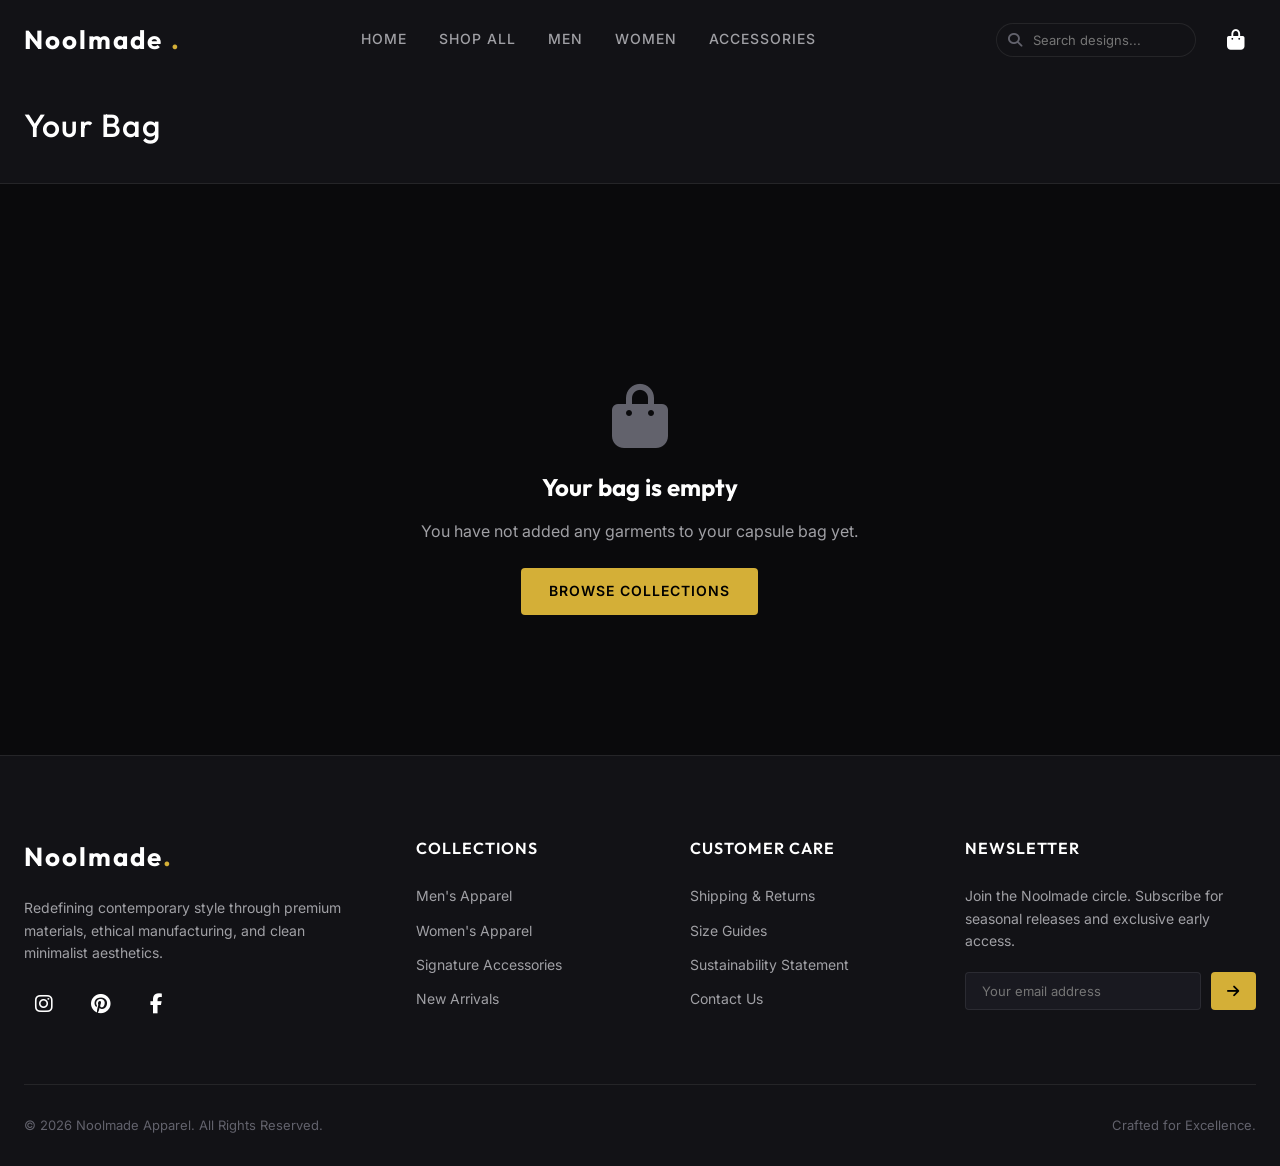
<file: cart.html>
<!DOCTYPE html>
<html lang="en">

<head>
  <meta charset="UTF-8">
  <meta name="viewport" content="width=device-width, initial-scale=1.0">
  <title>Noolmade. | Shopping Bag</title>
  <link rel="stylesheet" href="./styles.css">
  <link rel="stylesheet" href="https://cdnjs.cloudflare.com/ajax/libs/font-awesome/6.4.0/css/all.min.css">
</head>

<body>

  <!-- Catalog Header spacer -->
  <div class="catalog-header" style="padding-top: 100px; padding-bottom: 20px;">
    <div class="container">
      <h1 class="section-title">Your Bag</h1>
    </div>
  </div>

  <main class="container">
    <div class="cart-layout" id="cart-page-content">
      <!-- Injected by Javascript based on active cart size -->
      <div style="grid-column: span 2; text-align: center; padding: 100px 0;">
        <i class="fas fa-spinner fa-spin" style="font-size: 40px; color: var(--accent-gold); margin-bottom: 20px;"></i>
        <h2>Accessing your shopping bag...</h2>
      </div>
    </div>
  </main>

  <script type="module">
    import { getCart, removeFromCart, updateCartQuantity, getCartSubtotal, saveCart } from './app.js';

    document.addEventListener('DOMContentLoaded', () => {
      const layoutContainer = document.getElementById('cart-page-content');

      // Promo Codes Mappings
      const promoCodes = {
        'Noolmade20': 0.20,
        'WELCOME10': 0.10,
        'SPRING15': 0.15
      };

      // Load active coupon from session
      let activeCoupon = sessionStorage.getItem('Noolmade_coupon') || '';
      let discountPercent = activeCoupon ? (promoCodes[activeCoupon] || 0) : 0;

      // 1. RENDER FUNCTION
      function renderCartPage() {
        const cart = getCart();

        if (cart.length === 0) {
          layoutContainer.innerHTML = `
            <div class="empty-state" style="grid-column: span 2;">
              <i class="fas fa-shopping-bag"></i>
              <h2>Your bag is empty</h2>
              <p>You have not added any garments to your capsule bag yet.</p>
              <a href="products.html" class="btn btn-primary">Browse Collections</a>
            </div>
          `;
          return;
        }

        // Calculate checkout math
        const subtotal = getCartSubtotal();
        const shipping = subtotal >= 150 ? 0 : 15;
        const discountAmount = subtotal * discountPercent;
        const taxRate = 0.08;
        const tax = (subtotal - discountAmount) * taxRate;
        const finalTotal = subtotal + shipping - discountAmount + tax;

        // Save checkout values to session storage for checkout.html
        sessionStorage.setItem('Noolmade_subtotal', subtotal.toFixed(2));
        sessionStorage.setItem('Noolmade_shipping', shipping.toFixed(2));
        sessionStorage.setItem('Noolmade_discount', discountAmount.toFixed(2));
        sessionStorage.setItem('Noolmade_tax', tax.toFixed(2));
        sessionStorage.setItem('Noolmade_final_total', finalTotal.toFixed(2));

        // Build items table body
        let tableRowsHtml = cart.map((item, idx) => `
          <tr data-index="${idx}">
            <td>
              <div class="cart-item-info">
                <div class="cart-item-img">
                  <img src="${item.image}" alt="${item.name}">
                </div>
                <div class="cart-item-details">
                  <h3 class="cart-item-name"><a href="product-detail.html?id=${item.productId}">${item.name}</a></h3>
                  <div class="cart-item-meta">
                    Size: ${item.size} &nbsp;|&nbsp; 
                    Color: <span style="display:inline-block; width:10px; height:10px; border-radius:50%; background-color:${item.color.hex}; margin-bottom:-1px;"></span> ${item.color.name}
                  </div>
                </div>
              </div>
            </td>
            <td>
              <div class="cart-item-price">$${item.price}</div>
            </td>
            <td>
              <div class="qty-picker">
                <button class="qty-btn btn-qty-minus" data-index="${idx}"><i class="fas fa-minus"></i></button>
                <input type="number" class="qty-input input-qty-val" data-index="${idx}" value="${item.quantity}" min="1" readonly style="width: 40px; height: 32px;">
                <button class="qty-btn btn-qty-plus" data-index="${idx}"><i class="fas fa-plus"></i></button>
              </div>
            </td>
            <td>
              <div class="cart-item-price" style="font-weight:600; color: var(--accent-gold);">$${(item.price * item.quantity).toFixed(2)}</div>
            </td>
            <td style="text-align:right;">
              <button class="icon-btn btn-remove" data-index="${idx}"><i class="fas fa-trash-alt"></i></button>
            </td>
          </tr>
        `).join('');

        layoutContainer.innerHTML = `
          <!-- Left side Table list of products -->
          <div class="cart-table-container">
            <table class="cart-table">
              <thead>
                <tr>
                  <th>Garment Detail</th>
                  <th>Price</th>
                  <th>Quantity</th>
                  <th>Subtotal</th>
                  <th></th>
                </tr>
              </thead>
              <tbody>
                ${tableRowsHtml}
              </tbody>
            </table>
          </div>

          <!-- Right side Order Summary Panel -->
          <div class="summary-panel">
            <h2 class="summary-title">Order Summary</h2>
            
            <div class="summary-row">
              <span>Bag Subtotal</span>
              <span>$${subtotal.toFixed(2)}</span>
            </div>
            
            <div class="summary-row">
              <span>Estimated Shipping</span>
              <span>${shipping === 0 ? '<strong style="color:var(--success)">FREE</strong>' : `$${shipping.toFixed(2)}`}</span>
            </div>

            <div class="summary-row">
              <span>Estimated Sales Tax (8%)</span>
              <span>$${tax.toFixed(2)}</span>
            </div>

            ${discountAmount > 0 ? `
              <div class="summary-row" style="color: var(--success);">
                <span>Discount (${activeCoupon})</span>
                <span>-$${discountAmount.toFixed(2)}</span>
              </div>
            ` : ''}

            <!-- Promotional Code Form -->
            <form class="promo-form" id="coupon-apply-form">
              <input type="text" id="coupon-input" placeholder="Promo code (e.g. Noolmade20)" value="${activeCoupon}">
              <button type="submit" class="btn btn-secondary">Apply</button>
            </form>
            <div class="promo-message" id="coupon-message"></div>

            <div class="summary-row total">
              <span>Total Price</span>
              <span>$${finalTotal.toFixed(2)}</span>
            </div>

            <a href="checkout.html" class="btn btn-primary checkout-btn">Proceed to Checkout</a>
            <a href="products.html" class="btn btn-secondary checkout-btn" style="text-align:center;">Continue Shopping</a>
          </div>
        `;

        // 2. ATTACH INNER EVENT LISTENERS
        // Remove item buttons
        layoutContainer.querySelectorAll('.btn-remove').forEach(btn => {
          btn.addEventListener('click', () => {
            const idx = Number(btn.dataset.index);
            removeFromCart(idx);
            renderCartPage();
          });
        });

        // Quantity Plus / Minus controls
        layoutContainer.querySelectorAll('.btn-qty-minus').forEach(btn => {
          btn.addEventListener('click', () => {
            const idx = Number(btn.dataset.index);
            const input = layoutContainer.querySelector(`.input-qty-val[data-index="${idx}"]`);
            const val = Number(input.value);
            if (val > 1) {
              updateCartQuantity(idx, val - 1);
              renderCartPage();
            }
          });
        });

        layoutContainer.querySelectorAll('.btn-qty-plus').forEach(btn => {
          btn.addEventListener('click', () => {
            const idx = Number(btn.dataset.index);
            const input = layoutContainer.querySelector(`.input-qty-val[data-index="${idx}"]`);
            const val = Number(input.value);
            updateCartQuantity(idx, val + 1);
            renderCartPage();
          });
        });

        // Coupon application form listener
        const couponForm = layoutContainer.querySelector('#coupon-apply-form');
        const couponInput = layoutContainer.querySelector('#coupon-input');
        const couponMsg = layoutContainer.querySelector('#coupon-message');

        couponForm.addEventListener('submit', (e) => {
          e.preventDefault();
          const code = couponInput.value.trim().toUpperCase();

          if (!code) {
            sessionStorage.removeItem('Noolmade_coupon');
            activeCoupon = '';
            discountPercent = 0;
            renderCartPage();
            return;
          }

          if (promoCodes.hasOwnProperty(code)) {
            sessionStorage.setItem('Noolmade_coupon', code);
            activeCoupon = code;
            discountPercent = promoCodes[code];
            renderCartPage();

            // Re-grab message tag since HTML was re-written
            const newMsg = document.getElementById('coupon-message');
            newMsg.textContent = `Promo code ${code} (${discountPercent * 100}% off) applied!`;
            newMsg.className = 'promo-message success';
          } else {
            couponMsg.textContent = 'Invalid promo code. Try Noolmade20';
            couponMsg.className = 'promo-message error';
          }
        });
      }

      // Initial Cart Page Render
      renderCartPage();

      // Listen to header cart modifications to keep page values in sync
      window.addEventListener('cartUpdated', renderCartPage);
    });
  </script>
  <script type="module" src="./app.js"></script>
</body>

</html>
</file>
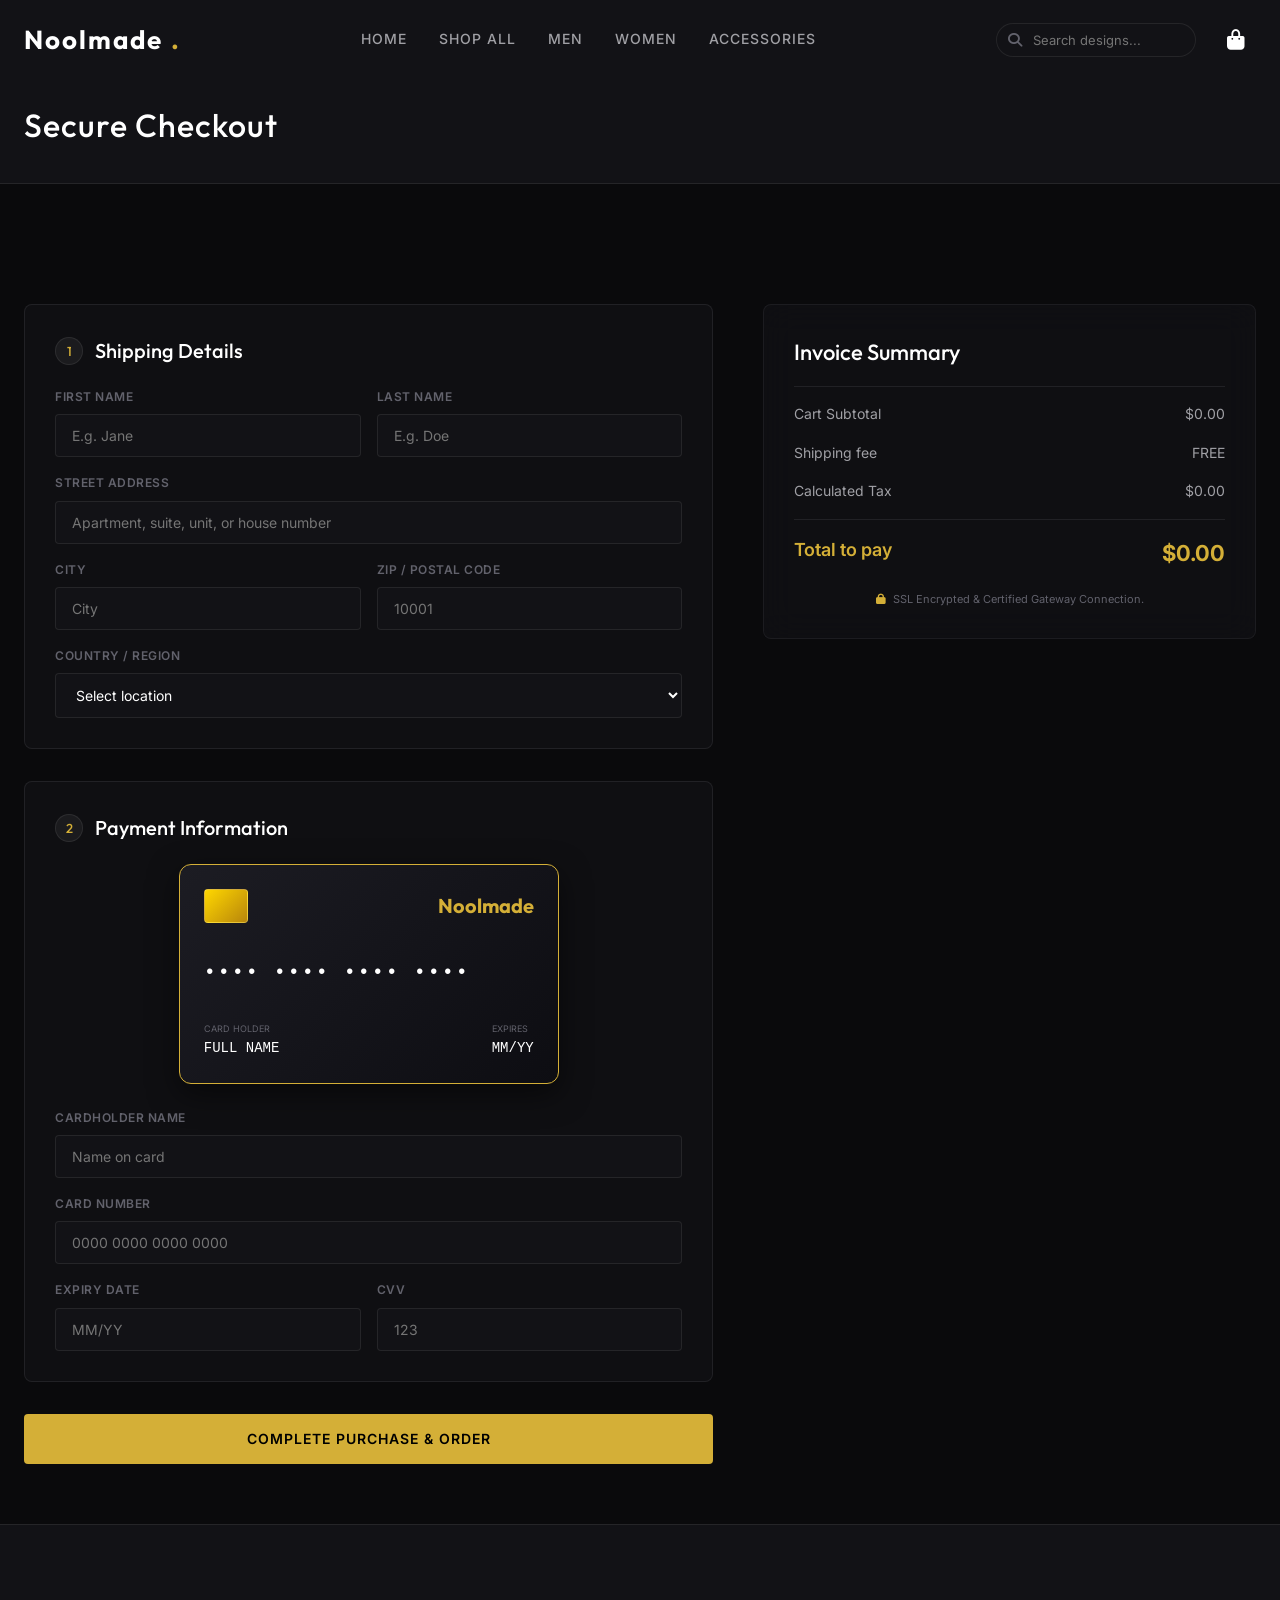
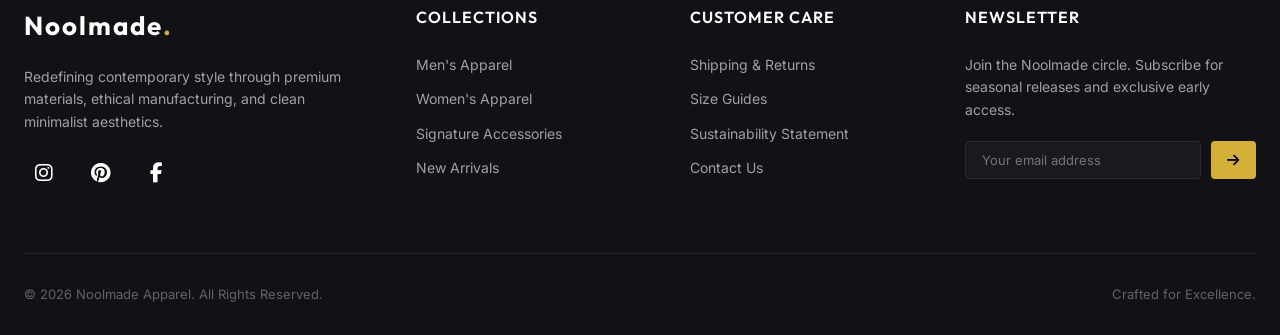
<file: checkout.html>
<!DOCTYPE html>
<html lang="en">

<head>
  <meta charset="UTF-8">
  <meta name="viewport" content="width=device-width, initial-scale=1.0">
  <title>Noolmade. | Premium Checkout</title>
  <link rel="stylesheet" href="./styles.css">
  <link rel="stylesheet" href="https://cdnjs.cloudflare.com/ajax/libs/font-awesome/6.4.0/css/all.min.css">
</head>

<body>

  <!-- Catalog Header spacer -->
  <div class="catalog-header" style="padding-top: 100px; padding-bottom: 20px;">
    <div class="container">
      <h1 class="section-title">Secure Checkout</h1>
    </div>
  </div>

  <main class="container">
    <div class="checkout-layout">

      <!-- Left side checkout inputs -->
      <form class="checkout-form-container" id="checkout-main-form">

        <!-- Step 1: Shipping Address -->
        <div class="form-section">
          <h2 class="form-section-title"><span>1</span> Shipping Details</h2>
          <div class="form-grid">
            <div class="form-group">
              <label for="ship-first-name">First Name</label>
              <input type="text" id="ship-first-name" required placeholder="E.g. Jane">
            </div>
            <div class="form-group">
              <label for="ship-last-name">Last Name</label>
              <input type="text" id="ship-last-name" required placeholder="E.g. Doe">
            </div>
            <div class="form-group full-width">
              <label for="ship-address">Street Address</label>
              <input type="text" id="ship-address" required placeholder="Apartment, suite, unit, or house number">
            </div>
            <div class="form-group">
              <label for="ship-city">City</label>
              <input type="text" id="ship-city" required placeholder="City">
            </div>
            <div class="form-group">
              <label for="ship-zip">ZIP / Postal Code</label>
              <input type="text" id="ship-zip" required placeholder="10001">
            </div>
            <div class="form-group full-width">
              <label for="ship-country">Country / Region</label>
              <select id="ship-country" required>
                <option value="" disabled selected>Select location</option>
                <option value="US">United States</option>
                <option value="UK">United Kingdom</option>
                <option value="EU">Europe</option>
                <option value="IN">India</option>
                <option value="CA">Canada</option>
              </select>
            </div>
          </div>
        </div>

        <!-- Step 2: Payment Details -->
        <div class="form-section">
          <h2 class="form-section-title"><span>2</span> Payment Information</h2>

          <!-- Card Widget Visualizer -->
          <div class="card-widget-wrapper">
            <div class="card-widget" id="visual-card">
              <!-- Front Side -->
              <div class="card-side front">
                <div style="display:flex; justify-content:space-between; align-items:center;">
                  <div class="card-chip"></div>
                  <div class="card-logo">Noolmade</div>
                </div>
                <div class="card-number" id="card-num-display">•••• •••• •••• ••••</div>
                <div class="card-holder-exp">
                  <div>
                    <div class="card-label">Card Holder</div>
                    <div class="card-val" id="card-holder-display">Full Name</div>
                  </div>
                  <div>
                    <div class="card-label">Expires</div>
                    <div class="card-val" id="card-expiry-display">MM/YY</div>
                  </div>
                </div>
              </div>
              <!-- Back Side -->
              <div class="card-side back">
                <div class="card-magnetic-strip"></div>
                <div class="card-signature-cvv">
                  <div class="card-cvv-stripe" id="card-cvv-display">•••</div>
                </div>
                <div
                  style="padding:0 24px; margin-top:20px; font-size:10px; color:var(--text-muted); text-align:center;">
                  Security signature strip. Do not share.
                </div>
              </div>
            </div>
          </div>

          <!-- Card inputs -->
          <div class="form-grid">
            <div class="form-group full-width">
              <label for="pay-card-name">Cardholder Name</label>
              <input type="text" id="pay-card-name" required placeholder="Name on card" autocomplete="cc-name">
            </div>
            <div class="form-group full-width">
              <label for="pay-card-num">Card Number</label>
              <input type="text" id="pay-card-num" required placeholder="0000 0000 0000 0000" maxlength="19"
                autocomplete="cc-number">
            </div>
            <div class="form-group">
              <label for="pay-card-exp">Expiry Date</label>
              <input type="text" id="pay-card-exp" required placeholder="MM/YY" maxlength="5" autocomplete="cc-exp">
            </div>
            <div class="form-group">
              <label for="pay-card-cvv">CVV</label>
              <input type="text" id="pay-card-cvv" required placeholder="123" maxlength="4" autocomplete="cc-csc">
            </div>
          </div>
        </div>

        <button type="submit" class="btn btn-primary" style="width:100%; height:50px;">Complete Purchase &
          Order</button>
      </form>

      <!-- Right side checkout invoice sidebar summary -->
      <aside>
        <div class="summary-panel" style="position: sticky; top: 100px;">
          <h2 class="summary-title" style="margin-bottom:16px;">Invoice Summary</h2>

          <div id="checkout-summary-lines">
            <!-- Dynamically populated from cart session values -->
          </div>

          <div class="summary-row total"
            style="border-top:1px solid var(--border-color); padding-top:16px; margin-top:16px;">
            <span>Total to pay</span>
            <span id="checkout-total-price"
              style="color:var(--accent-gold); font-size:22px; font-weight:700;">$0.00</span>
          </div>

          <div style="font-size: 11px; color: var(--text-muted); text-align: center; margin-top: 20px;">
            <i class="fas fa-lock" style="color:var(--accent-gold); margin-right:4px;"></i> SSL Encrypted & Certified
            Gateway Connection.
          </div>
        </div>
      </aside>

    </div>
  </main>

  <script type="module">
    import { getCart, clearCart } from './app.js';

    document.addEventListener('DOMContentLoaded', () => {
      // 1. POPULATE SUMMARIES FROM SESSION STORAGE
      const subtotal = sessionStorage.getItem('Noolmade_subtotal') || '0.00';
      const shipping = sessionStorage.getItem('Noolmade_shipping') || '0.00';
      const tax = sessionStorage.getItem('Noolmade_tax') || '0.00';
      const discount = sessionStorage.getItem('Noolmade_discount') || '0.00';
      const finalTotal = sessionStorage.getItem('Noolmade_final_total') || '0.00';

      const summaryContainer = document.getElementById('checkout-summary-lines');
      const totalDisplay = document.getElementById('checkout-total-price');

      totalDisplay.textContent = `$${finalTotal}`;
      summaryContainer.innerHTML = `
        <div class="summary-row">
          <span>Cart Subtotal</span>
          <span>$${subtotal}</span>
        </div>
        <div class="summary-row">
          <span>Shipping fee</span>
          <span>${Number(shipping) === 0 ? 'FREE' : `$${shipping}`}</span>
        </div>
        <div class="summary-row">
          <span>Calculated Tax</span>
          <span>$${tax}</span>
        </div>
        ${Number(discount) > 0 ? `
          <div class="summary-row" style="color: var(--success);">
            <span>Discount Applied</span>
            <span>-$${discount}</span>
          </div>
        ` : ''}
      `;

      // 2. CREDIT CARD BINDINGS
      const cardWidget = document.getElementById('visual-card');
      const cardNumDisp = document.getElementById('card-num-display');
      const cardHolderDisp = document.getElementById('card-holder-display');
      const cardExpiryDisp = document.getElementById('card-expiry-display');
      const cardCvvDisp = document.getElementById('card-cvv-display');

      const payCardName = document.getElementById('pay-card-name');
      const payCardNum = document.getElementById('pay-card-num');
      const payCardExp = document.getElementById('pay-card-exp');
      const payCardCvv = document.getElementById('pay-card-cvv');

      // Sync name
      payCardName.addEventListener('input', (e) => {
        const val = e.target.value;
        cardHolderDisp.textContent = val.trim() ? val.toUpperCase() : 'FULL NAME';
      });

      // Sync card number + auto-space
      payCardNum.addEventListener('input', (e) => {
        let val = e.target.value.replace(/\s+/g, '').replace(/[^0-9]/gi, '');
        let formatted = '';
        for (let i = 0; i < val.length; i++) {
          if (i > 0 && i % 4 === 0) {
            formatted += ' ';
          }
          formatted += val[i];
        }
        e.target.value = formatted;
        cardNumDisp.textContent = formatted || '•••• •••• •••• ••••';
      });

      // Sync expiry + slash formatter
      payCardExp.addEventListener('input', (e) => {
        let val = e.target.value.replace(/\D/g, '');
        if (val.length > 2) {
          val = val.substring(0, 2) + '/' + val.substring(2, 4);
        }
        e.target.value = val;
        cardExpiryDisp.textContent = val || 'MM/YY';
      });

      // Sync CVV
      payCardCvv.addEventListener('input', (e) => {
        const val = e.target.value.replace(/\D/g, '');
        e.target.value = val;
        cardCvvDisp.textContent = val || '•••';
      });

      // Flip card on CVV focus
      payCardCvv.addEventListener('focus', () => {
        cardWidget.classList.add('flipped');
      });
      payCardCvv.addEventListener('blur', () => {
        cardWidget.classList.remove('flipped');
      });

      // 3. COMPLETE CHECKOUT DISPATCHER
      const mainForm = document.getElementById('checkout-main-form');
      mainForm.addEventListener('submit', async (e) => {
        e.preventDefault();

        // Capture cart items before clear
        const cartItems = getCart();

        // Build Payload
        const payload = {
          shipping: {
            firstName: document.getElementById('ship-first-name').value,
            lastName: document.getElementById('ship-last-name').value,
            address: document.getElementById('ship-address').value,
            city: document.getElementById('ship-city').value,
            zipCode: document.getElementById('ship-zip').value,
            country: document.getElementById('ship-country').value
          },
          payment: {
            cardholderName: payCardName.value,
            cardNumber: payCardNum.value,
            expiryDate: payCardExp.value,
            cvv: payCardCvv.value
          },
          cart: cartItems.map(item => ({
            name: item.name,
            price: item.price,
            quantity: item.quantity
          })),
          summary: {
            finalTotal: finalTotal
          }
        };

        try {
          const res = await fetch('/api/checkout', {
            method: 'POST',
            headers: {
              'Content-Type': 'application/json'
            },
            body: JSON.stringify(payload)
          });

          if (!res.ok) {
            const errData = await res.json();
            throw new Error(errData.error || 'Checkout transaction failed.');
          }

          const order = await res.json();

          // Save order data for receipt representation in success page
          sessionStorage.setItem('Noolmade_last_order', JSON.stringify(order));

          // Wipe Cart
          clearCart();

          // Redirect
          window.location.href = 'order-success.html';
        } catch (err) {
          alert('Checkout Error: ' + err.message);
        }
      });
    });
  </script>
  <script type="module" src="./app.js"></script>
</body>

</html>
</file>
<file: styles.css>
/* ==========================================
   Noolmade MODERN APPAREL - DESIGN SYSTEM
   ========================================== */

@import url('https://fonts.googleapis.com/css2?family=Inter:wght@300;400;500;600&family=Outfit:wght@300;400;500;600;700;800&display=swap');

:root {
  /* Color Palette - Premium Dark Luxury */
  --bg-primary: #0a0a0c;
  --bg-secondary: #121216;
  --bg-tertiary: #191920;
  --bg-card: rgba(18, 18, 22, 0.7);
  --border-color: rgba(255, 255, 255, 0.08);
  --border-focus: rgba(212, 175, 55, 0.5);

  --accent-gold: #d4af37;
  --accent-gold-hover: #f3e5ab;
  --accent-sand: #e6dfd3;
  --text-primary: #ffffff;
  --text-secondary: #a0a0a5;
  --text-muted: #62626c;

  --success: #2ec4b6;
  --error: #e63946;
  --warning: #ffb703;

  --glass-bg: rgba(18, 18, 22, 0.75);
  --glass-blur: blur(16px);
  --glass-border: rgba(255, 255, 255, 0.06);

  /* Fonts */
  --font-display: 'Outfit', sans-serif;
  --font-body: 'Inter', sans-serif;

  /* Transitions */
  --transition-fast: 0.2s cubic-bezier(0.4, 0, 0.2, 1);
  --transition-normal: 0.3s cubic-bezier(0.4, 0, 0.2, 1);
  --transition-slow: 0.5s cubic-bezier(0.4, 0, 0.2, 1);

  /* Layout */
  --container-width: 1280px;
  --header-height: 80px;
}

/* Base Styles */
* {
  box-sizing: border-box;
  margin: 0;
  padding: 0;
}

html {
  scroll-behavior: smooth;
  background-color: var(--bg-primary);
  color: var(--text-primary);
  font-family: var(--font-body);
  line-height: 1.6;
}

body {
  overflow-x: hidden;
  min-height: 100vh;
  display: flex;
  flex-direction: column;
}

a {
  color: inherit;
  text-decoration: none;
  transition: var(--transition-fast);
}

button,
input,
select,
textarea {
  font-family: inherit;
  color: inherit;
  background: none;
  border: none;
  outline: none;
}

img {
  max-width: 100%;
  height: auto;
  display: block;
  object-fit: cover;
}

/* Custom Scrollbar */
::-webkit-scrollbar {
  width: 8px;
}

::-webkit-scrollbar-track {
  background: var(--bg-primary);
}

::-webkit-scrollbar-thumb {
  background: var(--bg-tertiary);
  border-radius: 4px;
}

::-webkit-scrollbar-thumb:hover {
  background: var(--accent-gold);
}

/* Common Layout Elements */
.container {
  max-width: var(--container-width);
  margin: 0 auto;
  padding: 0 24px;
  width: 100%;
}

.section {
  padding: 80px 0;
}

.section-title {
  font-family: var(--font-display);
  font-size: 32px;
  font-weight: 500;
  margin-bottom: 12px;
  letter-spacing: 1px;
}

.section-subtitle {
  font-size: 16px;
  color: var(--text-secondary);
  margin-bottom: 40px;
  max-width: 600px;
}

/* Premium Buttons */
.btn {
  display: inline-flex;
  align-items: center;
  justify-content: center;
  padding: 12px 28px;
  font-size: 14px;
  font-weight: 500;
  letter-spacing: 1px;
  text-transform: uppercase;
  border-radius: 4px;
  cursor: pointer;
  transition: var(--transition-normal);
  position: relative;
  overflow: hidden;
  z-index: 1;
}

.btn-primary {
  background-color: var(--accent-gold);
  color: #000000;
  font-weight: 600;
}

.btn-primary:hover {
  background-color: var(--text-primary);
  box-shadow: 0 0 15px rgba(212, 175, 55, 0.4);
}

.btn-secondary {
  border: 1px solid var(--border-color);
  background-color: transparent;
  color: var(--text-primary);
}

.btn-secondary:hover {
  background-color: var(--text-primary);
  color: #000000;
  border-color: var(--text-primary);
}

.btn-text {
  padding: 0;
  font-weight: 600;
  color: var(--accent-gold);
  display: inline-flex;
  align-items: center;
  gap: 8px;
}

.btn-text:hover {
  color: var(--text-primary);
}

.btn-text i {
  transition: transform var(--transition-fast);
}

.btn-text:hover i {
  transform: translateX(4px);
}

/* Star Rating */
.stars {
  display: flex;
  gap: 4px;
  color: var(--accent-gold);
  font-size: 14px;
}

/* ==========================================
   HEADER / NAVIGATION
   ========================================== */
header {
  position: fixed;
  top: 0;
  left: 0;
  width: 100%;
  height: var(--header-height);
  background-color: transparent;
  border-bottom: 1px solid transparent;
  z-index: 1000;
  transition: var(--transition-normal);
}

header.scrolled {
  background-color: var(--glass-bg);
  backdrop-filter: var(--glass-blur);
  border-bottom: 1px solid var(--glass-border);
  height: 70px;
}

.nav-container {
  display: flex;
  align-items: center;
  justify-content: space-between;
  height: 100%;
}

.logo {
  font-family: var(--font-display);
  font-size: 26px;
  font-weight: 700;
  letter-spacing: 2px;
  color: var(--text-primary);
  display: flex;
  align-items: center;
  gap: 8px;
}

.logo span {
  color: var(--accent-gold);
}

.nav-links {
  display: flex;
  gap: 32px;
  align-items: center;
}

.nav-links a {
  font-size: 14px;
  font-weight: 500;
  letter-spacing: 1px;
  text-transform: uppercase;
  color: var(--text-secondary);
}

.nav-links a:hover,
.nav-links a.active {
  color: var(--accent-gold);
}

.nav-actions {
  display: flex;
  align-items: center;
  gap: 20px;
}

.search-box {
  position: relative;
  width: 200px;
  transition: var(--transition-normal);
}

.search-box:focus-within {
  width: 260px;
}

.search-box input {
  width: 100%;
  padding: 8px 16px 8px 36px;
  background-color: var(--bg-secondary);
  border: 1px solid var(--border-color);
  border-radius: 20px;
  font-size: 13px;
  transition: var(--transition-normal);
}

.search-box input:focus {
  border-color: var(--accent-gold);
  box-shadow: 0 0 8px rgba(212, 175, 55, 0.15);
}

.search-box i {
  position: absolute;
  left: 12px;
  top: 50%;
  transform: translateY(-50%);
  color: var(--text-muted);
  font-size: 14px;
  pointer-events: none;
}

.icon-btn {
  font-size: 20px;
  cursor: pointer;
  position: relative;
  display: flex;
  align-items: center;
  justify-content: center;
  width: 40px;
  height: 40px;
  border-radius: 50%;
  background-color: transparent;
  transition: var(--transition-fast);
}

.icon-btn:hover {
  background-color: rgba(255, 255, 255, 0.05);
  color: var(--accent-gold);
}

.cart-badge {
  position: absolute;
  top: 4px;
  right: 4px;
  background-color: var(--accent-gold);
  color: #000000;
  font-size: 10px;
  font-weight: 700;
  width: 16px;
  height: 16px;
  border-radius: 50%;
  display: flex;
  align-items: center;
  justify-content: center;
  animation: pulse-badge 2s infinite;
}

@keyframes pulse-badge {
  0% {
    transform: scale(1);
  }

  50% {
    transform: scale(1.15);
  }

  100% {
    transform: scale(1);
  }
}

.mobile-menu-btn {
  display: none;
}

/* Mobile Sidebar Drawer Navigation */
.mobile-nav {
  position: fixed;
  top: 0;
  right: -100%;
  width: 300px;
  height: 100vh;
  background-color: var(--bg-secondary);
  border-left: 1px solid var(--border-color);
  z-index: 2000;
  padding: 40px 24px;
  display: flex;
  flex-direction: column;
  gap: 40px;
  transition: var(--transition-normal);
}

.mobile-nav.open {
  right: 0;
}

.mobile-nav-header {
  display: flex;
  justify-content: space-between;
  align-items: center;
}

.mobile-nav-links {
  display: flex;
  flex-direction: column;
  gap: 24px;
}

.mobile-nav-links a {
  font-size: 18px;
  font-family: var(--font-display);
  font-weight: 500;
  text-transform: uppercase;
}

.nav-overlay {
  position: fixed;
  top: 0;
  left: 0;
  width: 100vw;
  height: 100vh;
  background-color: rgba(0, 0, 0, 0.6);
  z-index: 1999;
  opacity: 0;
  pointer-events: none;
  transition: var(--transition-normal);
}

.nav-overlay.open {
  opacity: 1;
  pointer-events: all;
}

/* ==========================================
   HOMEPAGE COMPONENTS
   ========================================== */

/* Hero Banner */
.hero {
  height: 100vh;
  position: relative;
  display: flex;
  align-items: center;
  background: radial-gradient(circle at center, rgba(18, 18, 22, 0.2) 0%, rgba(10, 10, 12, 0.9) 100%),
    url('https://images.unsplash.com/photo-1490481651871-ab68de25d43d?w=1600&auto=format&fit=crop&q=80') no-repeat center center/cover;
  padding-top: var(--header-height);
  overflow: hidden;
}

.hero-content {
  position: relative;
  z-index: 2;
  max-width: 650px;
  opacity: 0;
  transform: translateY(30px);
  animation: slideUpFade 1s forwards var(--transition-slow);
}

@keyframes slideUpFade {
  to {
    opacity: 1;
    transform: translateY(0);
  }
}

.hero-tag {
  color: var(--accent-gold);
  font-size: 14px;
  font-weight: 600;
  text-transform: uppercase;
  letter-spacing: 3px;
  margin-bottom: 16px;
  display: block;
}

.hero-title {
  font-family: var(--font-display);
  font-size: 64px;
  font-weight: 700;
  line-height: 1.1;
  margin-bottom: 24px;
  letter-spacing: -1px;
}

.hero-title span {
  font-weight: 300;
  display: block;
  color: var(--accent-sand);
}

.hero-description {
  font-size: 18px;
  color: var(--text-secondary);
  margin-bottom: 36px;
  font-weight: 300;
}

.hero-actions {
  display: flex;
  gap: 16px;
}

/* Category Grid Section */
.categories-grid {
  display: grid;
  grid-template-columns: repeat(3, 1fr);
  gap: 24px;
}

.category-card {
  height: 480px;
  position: relative;
  border-radius: 8px;
  overflow: hidden;
  border: 1px solid var(--border-color);
  cursor: pointer;
}

.category-img {
  width: 100%;
  height: 100%;
  background-position: center;
  background-size: cover;
  transition: transform var(--transition-slow);
}

.category-card:hover .category-img {
  transform: scale(1.05);
}

.category-overlay {
  position: absolute;
  bottom: 0;
  left: 0;
  width: 100%;
  padding: 40px 30px;
  background: linear-gradient(to top, rgba(10, 10, 12, 0.9) 0%, rgba(10, 10, 12, 0) 100%);
  display: flex;
  flex-direction: column;
  justify-content: flex-end;
  z-index: 2;
}

.category-title {
  font-family: var(--font-display);
  font-size: 28px;
  font-weight: 500;
  margin-bottom: 8px;
}

.category-link {
  font-size: 12px;
  font-weight: 600;
  text-transform: uppercase;
  letter-spacing: 2px;
  color: var(--accent-gold);
  display: flex;
  align-items: center;
  gap: 8px;
}

/* Product Card Grid */
.products-grid {
  display: grid;
  grid-template-columns: repeat(4, 1fr);
  gap: 30px 24px;
}

/* Product Card */
.product-card {
  background-color: var(--bg-card);
  border: 1px solid var(--border-color);
  border-radius: 8px;
  overflow: hidden;
  transition: transform var(--transition-normal), border-color var(--transition-normal);
  display: flex;
  flex-direction: column;
  height: 100%;
  position: relative;
}

.product-card:hover {
  transform: translateY(-8px);
  border-color: var(--border-focus);
}

.product-img-container {
  height: 340px;
  overflow: hidden;
  position: relative;
}

.product-img {
  width: 100%;
  height: 100%;
  object-fit: cover;
  transition: transform var(--transition-slow);
}

.product-img.secondary {
  position: absolute;
  top: 0;
  left: 0;
  opacity: 0;
  z-index: 1;
}

.product-card:hover .product-img.secondary {
  opacity: 1;
}

.product-badge {
  position: absolute;
  top: 16px;
  left: 16px;
  background-color: var(--accent-gold);
  color: #000000;
  padding: 4px 10px;
  font-size: 10px;
  font-weight: 700;
  letter-spacing: 1px;
  text-transform: uppercase;
  border-radius: 2px;
  z-index: 3;
}

.product-actions {
  position: absolute;
  bottom: -50px;
  left: 50%;
  transform: translateX(-50%);
  display: flex;
  gap: 10px;
  width: calc(100% - 32px);
  z-index: 3;
  transition: bottom var(--transition-normal) cubic-bezier(0.4, 0, 0.2, 1);
}

.product-card:hover .product-actions {
  bottom: 16px;
}

.product-action-btn {
  flex: 1;
  height: 40px;
  background-color: var(--glass-bg);
  backdrop-filter: var(--glass-blur);
  border: 1px solid var(--glass-border);
  color: var(--text-primary);
  border-radius: 4px;
  font-size: 12px;
  font-weight: 600;
  text-transform: uppercase;
  letter-spacing: 1px;
  cursor: pointer;
  display: flex;
  align-items: center;
  justify-content: center;
  gap: 8px;
  transition: var(--transition-fast);
}

.product-action-btn:hover {
  background-color: var(--accent-gold);
  color: #000000;
  border-color: var(--accent-gold);
}

.product-action-btn.icon-only {
  flex: 0 0 40px;
}

.product-info {
  padding: 20px;
  display: flex;
  flex-direction: column;
  flex-grow: 1;
}

.product-cat {
  font-size: 11px;
  text-transform: uppercase;
  color: var(--text-muted);
  letter-spacing: 1px;
  margin-bottom: 6px;
}

.product-name {
  font-family: var(--font-display);
  font-size: 16px;
  font-weight: 500;
  margin-bottom: 8px;
  line-height: 1.3;
}

.product-rating {
  display: flex;
  align-items: center;
  gap: 8px;
  margin-bottom: 12px;
  font-size: 12px;
  color: var(--text-secondary);
}

.product-price {
  font-family: var(--font-display);
  font-size: 18px;
  font-weight: 600;
  color: var(--accent-gold);
  margin-top: auto;
}

/* Highlight Banner Promo */
.promo-banner {
  background: linear-gradient(to right, rgba(18, 18, 22, 0.95), rgba(26, 26, 32, 0.8)),
    url('https://images.unsplash.com/photo-1548624313-0396c75e4b1a?w=1600&auto=format&fit=crop&q=80') no-repeat center center/cover;
  border: 1px solid var(--border-color);
  border-radius: 12px;
  padding: 60px;
  margin-top: 40px;
  display: flex;
  align-items: center;
  justify-content: space-between;
  flex-wrap: wrap;
  gap: 30px;
}

.promo-tag {
  color: var(--accent-gold);
  font-size: 12px;
  font-weight: 700;
  text-transform: uppercase;
  letter-spacing: 2px;
  margin-bottom: 8px;
  display: block;
}

.promo-title {
  font-family: var(--font-display);
  font-size: 38px;
  font-weight: 600;
  margin-bottom: 12px;
}

.promo-text {
  color: var(--text-secondary);
  max-width: 500px;
}

.promo-code {
  background-color: rgba(255, 255, 255, 0.05);
  border: 1px dashed var(--accent-gold);
  padding: 16px 24px;
  border-radius: 6px;
  text-align: center;
}

.promo-code-title {
  font-size: 11px;
  color: var(--text-muted);
  text-transform: uppercase;
  letter-spacing: 1px;
  margin-bottom: 4px;
}

.promo-code-val {
  font-family: var(--font-display);
  font-size: 24px;
  font-weight: 700;
  color: var(--accent-gold);
  letter-spacing: 1px;
}

/* ==========================================
   CATALOG PAGE (products.html)
   ========================================== */
.catalog-header {
  padding: 120px 0 40px;
  background-color: var(--bg-secondary);
  border-bottom: 1px solid var(--border-color);
}

.catalog-layout {
  display: flex;
  gap: 40px;
  padding: 40px 0;
}

/* Sidebar Filters */
.filters-sidebar {
  width: 280px;
  flex-shrink: 0;
}

.filter-block {
  border-bottom: 1px solid var(--border-color);
  padding-bottom: 24px;
  margin-bottom: 24px;
}

.filter-block:last-child {
  border-bottom: none;
}

.filter-title {
  font-family: var(--font-display);
  font-size: 18px;
  font-weight: 500;
  margin-bottom: 16px;
  letter-spacing: 0.5px;
}

.filter-options {
  display: flex;
  flex-direction: column;
  gap: 12px;
}

/* Custom Checkbox/Radio */
.filter-label {
  display: flex;
  align-items: center;
  gap: 10px;
  font-size: 14px;
  color: var(--text-secondary);
  cursor: pointer;
  transition: var(--transition-fast);
}

.filter-label:hover {
  color: var(--text-primary);
}

.filter-label input[type="checkbox"],
.filter-label input[type="radio"] {
  appearance: none;
  width: 18px;
  height: 18px;
  border: 1px solid var(--text-muted);
  border-radius: 3px;
  outline: none;
  background-color: transparent;
  cursor: pointer;
  position: relative;
  transition: var(--transition-fast);
}

.filter-label input[type="radio"] {
  border-radius: 50%;
}

.filter-label input:checked {
  border-color: var(--accent-gold);
  background-color: var(--accent-gold);
}

.filter-label input:checked::after {
  content: '\f00c';
  font-family: 'Font Awesome 5 Free';
  font-weight: 900;
  font-size: 10px;
  color: #000000;
  position: absolute;
  top: 50%;
  left: 50%;
  transform: translate(-50%, -50%);
}

.filter-label input[type="radio"]:checked::after {
  content: '';
  width: 8px;
  height: 8px;
  border-radius: 50%;
  background-color: #000000;
  position: absolute;
}

/* Price Range Slider */
.price-slider-container {
  display: flex;
  flex-direction: column;
  gap: 12px;
}

.price-slider-container input[type="range"] {
  width: 100%;
  accent-color: var(--accent-gold);
  background: var(--bg-tertiary);
  height: 6px;
  border-radius: 3px;
  outline: none;
}

.price-values {
  display: flex;
  justify-content: space-between;
  font-size: 13px;
  color: var(--text-secondary);
}

/* Swatches selector styling */
.color-swatch-grid {
  display: flex;
  flex-wrap: wrap;
  gap: 10px;
}

.color-swatch-btn {
  width: 28px;
  height: 28px;
  border-radius: 50%;
  border: 1px solid var(--border-color);
  cursor: pointer;
  position: relative;
  transition: var(--transition-fast);
}

.color-swatch-btn:hover {
  transform: scale(1.15);
}

.color-swatch-btn.selected {
  border-color: var(--accent-gold);
  box-shadow: 0 0 0 2px var(--bg-primary), 0 0 0 4px var(--accent-gold);
}

.color-swatch-btn::after {
  content: attr(data-name);
  position: absolute;
  bottom: 34px;
  left: 50%;
  transform: translateX(-50%) translateY(4px);
  background-color: #000000;
  color: #ffffff;
  font-size: 10px;
  padding: 4px 8px;
  border-radius: 4px;
  white-space: nowrap;
  opacity: 0;
  pointer-events: none;
  transition: var(--transition-fast);
  box-shadow: 0 4px 8px rgba(0, 0, 0, 0.5);
  border: 1px solid var(--border-color);
}

.color-swatch-btn:hover::after {
  opacity: 1;
  transform: translateX(-50%) translateY(0);
}

/* Main Catalog Shop Container */
.catalog-content {
  flex-grow: 1;
}

.catalog-toolbar {
  display: flex;
  justify-content: space-between;
  align-items: center;
  margin-bottom: 24px;
  padding-bottom: 16px;
  border-bottom: 1px solid var(--border-color);
}

.catalog-count {
  font-size: 14px;
  color: var(--text-secondary);
}

.catalog-sort {
  display: flex;
  align-items: center;
  gap: 12px;
}

.catalog-sort select {
  background-color: var(--bg-secondary);
  border: 1px solid var(--border-color);
  border-radius: 4px;
  padding: 8px 16px;
  font-size: 13px;
  cursor: pointer;
  transition: var(--transition-fast);
}

.catalog-sort select:focus {
  border-color: var(--accent-gold);
}

/* ==========================================
   PRODUCT DETAIL PAGE (product-detail.html)
   ========================================== */
.detail-layout {
  display: grid;
  grid-template-columns: 1.1fr 0.9fr;
  gap: 60px;
  padding: 120px 0 60px;
}

/* Gallery Slider */
.detail-gallery {
  display: flex;
  flex-direction: column;
  gap: 16px;
}

.detail-main-img {
  height: 600px;
  border-radius: 8px;
  overflow: hidden;
  border: 1px solid var(--border-color);
  position: relative;
  background-color: var(--bg-secondary);
}

.detail-main-img img {
  width: 100%;
  height: 100%;
  object-fit: cover;
  transition: transform var(--transition-fast);
}

.detail-main-img:hover img {
  transform: scale(1.03);
}

.detail-thumbnails {
  display: flex;
  gap: 16px;
}

.thumb-img {
  width: 90px;
  height: 110px;
  border-radius: 4px;
  overflow: hidden;
  border: 2px solid transparent;
  cursor: pointer;
  background-color: var(--bg-secondary);
  transition: var(--transition-fast);
}

.thumb-img:hover,
.thumb-img.active {
  border-color: var(--accent-gold);
  transform: translateY(-2px);
}

.thumb-img img {
  width: 100%;
  height: 100%;
  object-fit: cover;
}

/* Product Info Panels */
.detail-info {
  display: flex;
  flex-direction: column;
}

.detail-title {
  font-family: var(--font-display);
  font-size: 38px;
  font-weight: 500;
  line-height: 1.2;
  margin-bottom: 12px;
}

.detail-meta {
  display: flex;
  align-items: center;
  gap: 20px;
  margin-bottom: 24px;
  font-size: 14px;
  color: var(--text-secondary);
  border-bottom: 1px solid var(--border-color);
  padding-bottom: 20px;
}

.detail-price {
  font-family: var(--font-display);
  font-size: 28px;
  font-weight: 600;
  color: var(--accent-gold);
  margin-bottom: 24px;
}

.detail-description {
  color: var(--text-secondary);
  margin-bottom: 30px;
  font-size: 15px;
}

/* Selector Grids */
.detail-selectors {
  display: flex;
  flex-direction: column;
  gap: 24px;
  border-bottom: 1px solid var(--border-color);
  padding-bottom: 30px;
  margin-bottom: 30px;
}

.selector-title {
  font-size: 13px;
  font-weight: 600;
  text-transform: uppercase;
  letter-spacing: 1px;
  margin-bottom: 10px;
  color: var(--text-muted);
}

.size-grid {
  display: flex;
  flex-wrap: wrap;
  gap: 10px;
}

.size-btn {
  min-width: 48px;
  height: 40px;
  border: 1px solid var(--border-color);
  border-radius: 4px;
  font-size: 13px;
  font-weight: 500;
  cursor: pointer;
  display: flex;
  align-items: center;
  justify-content: center;
  transition: var(--transition-fast);
}

.size-btn:hover {
  border-color: var(--text-primary);
}

.size-btn.selected {
  border-color: var(--accent-gold);
  background-color: var(--accent-gold);
  color: #000000;
  font-weight: 600;
}

.qty-picker {
  display: flex;
  align-items: center;
  border: 1px solid var(--border-color);
  border-radius: 4px;
  width: fit-content;
  overflow: hidden;
}

.qty-btn {
  width: 40px;
  height: 40px;
  cursor: pointer;
  display: flex;
  align-items: center;
  justify-content: center;
  transition: var(--transition-fast);
  background-color: var(--bg-secondary);
}

.qty-btn:hover {
  background-color: var(--bg-tertiary);
  color: var(--accent-gold);
}

.qty-input {
  width: 50px;
  height: 40px;
  text-align: center;
  font-weight: 600;
  border-left: 1px solid var(--border-color);
  border-right: 1px solid var(--border-color);
}

.detail-actions {
  display: flex;
  gap: 16px;
  margin-bottom: 40px;
}

.detail-actions .btn-primary {
  flex-grow: 1;
}

/* Tabs System */
.tabs-nav {
  display: flex;
  border-bottom: 1px solid var(--border-color);
  margin-bottom: 24px;
  gap: 30px;
}

.tab-link {
  padding-bottom: 12px;
  font-size: 14px;
  font-weight: 500;
  text-transform: uppercase;
  letter-spacing: 1px;
  color: var(--text-secondary);
  cursor: pointer;
  position: relative;
  transition: var(--transition-fast);
}

.tab-link:hover,
.tab-link.active {
  color: var(--accent-gold);
}

.tab-link.active::after {
  content: '';
  position: absolute;
  bottom: -1px;
  left: 0;
  width: 100%;
  height: 2px;
  background-color: var(--accent-gold);
}

.tab-content {
  display: none;
  font-size: 14px;
  color: var(--text-secondary);
  animation: fadeIn var(--transition-normal) forwards;
}

.tab-content.active {
  display: block;
}

@keyframes fadeIn {
  from {
    opacity: 0;
    transform: translateY(4px);
  }

  to {
    opacity: 1;
    transform: translateY(0);
  }
}

.specs-list {
  display: grid;
  grid-template-columns: repeat(2, 1fr);
  gap: 12px 24px;
  list-style: none;
}

.specs-list li {
  display: flex;
  justify-content: space-between;
  padding: 8px 0;
  border-bottom: 1px solid rgba(255, 255, 255, 0.03);
}

.specs-label {
  color: var(--text-muted);
}

/* Reviews List Styles */
.reviews-summary {
  display: flex;
  gap: 40px;
  margin-bottom: 30px;
  background-color: var(--bg-secondary);
  padding: 24px;
  border-radius: 8px;
  border: 1px solid var(--border-color);
}

.reviews-score {
  text-align: center;
}

.reviews-big-num {
  font-size: 48px;
  font-family: var(--font-display);
  font-weight: 700;
  color: var(--accent-gold);
  line-height: 1;
}

.review-item {
  border-bottom: 1px solid var(--border-color);
  padding: 20px 0;
}

.review-item:last-child {
  border-bottom: none;
}

.review-header {
  display: flex;
  justify-content: space-between;
  margin-bottom: 8px;
}

.review-author {
  font-weight: 600;
  font-size: 14px;
}

.review-date {
  color: var(--text-muted);
  font-size: 12px;
}

.review-text {
  font-size: 14px;
  color: var(--text-secondary);
}

/* ==========================================
   CART PAGE (cart.html)
   ========================================== */
.cart-layout {
  display: grid;
  grid-template-columns: 1.6fr 0.9fr;
  gap: 40px;
  padding: 120px 0 60px;
}

.cart-table-container {
  overflow-x: auto;
}

.cart-table {
  width: 100%;
  border-collapse: collapse;
  text-align: left;
}

.cart-table th {
  padding: 16px;
  border-bottom: 1px solid var(--border-color);
  color: var(--text-muted);
  font-size: 12px;
  text-transform: uppercase;
  letter-spacing: 1px;
}

.cart-table td {
  padding: 24px 16px;
  border-bottom: 1px solid var(--border-color);
  vertical-align: middle;
}

.cart-item-info {
  display: flex;
  align-items: center;
  gap: 16px;
}

.cart-item-img {
  width: 80px;
  height: 100px;
  border-radius: 4px;
  overflow: hidden;
  background-color: var(--bg-secondary);
  border: 1px solid var(--border-color);
}

.cart-item-details {
  display: flex;
  flex-direction: column;
}

.cart-item-name {
  font-family: var(--font-display);
  font-size: 16px;
  font-weight: 500;
  margin-bottom: 4px;
}

.cart-item-meta {
  font-size: 12px;
  color: var(--text-muted);
}

.cart-item-price {
  font-family: var(--font-display);
  font-size: 16px;
}

.cart-remove-btn {
  color: var(--text-muted);
  cursor: pointer;
  font-size: 16px;
  transition: var(--transition-fast);
}

.cart-remove-btn:hover {
  color: var(--error);
}

/* Summary Card Panel */
.summary-panel {
  background-color: var(--bg-card);
  backdrop-filter: var(--glass-blur);
  border: 1px solid var(--glass-border);
  border-radius: 8px;
  padding: 30px;
  height: fit-content;
  position: sticky;
  top: 100px;
}

.summary-title {
  font-family: var(--font-display);
  font-size: 22px;
  font-weight: 500;
  margin-bottom: 24px;
  border-bottom: 1px solid var(--border-color);
  padding-bottom: 16px;
}

.summary-row {
  display: flex;
  justify-content: space-between;
  margin-bottom: 16px;
  font-size: 14px;
  color: var(--text-secondary);
}

.summary-row.total {
  border-top: 1px solid var(--border-color);
  padding-top: 16px;
  margin-top: 16px;
  font-size: 18px;
  color: var(--text-primary);
  font-weight: 600;
}

.summary-row.total span {
  color: var(--accent-gold);
}

.promo-form {
  display: flex;
  gap: 10px;
  margin: 20px 0;
}

.promo-form input {
  flex-grow: 1;
  background-color: var(--bg-secondary);
  border: 1px solid var(--border-color);
  border-radius: 4px;
  padding: 10px 16px;
  font-size: 13px;
  transition: var(--transition-fast);
}

.promo-form input:focus {
  border-color: var(--accent-gold);
}

.promo-form button {
  padding: 0 16px;
}

.promo-message {
  font-size: 12px;
  margin-top: -12px;
  margin-bottom: 16px;
}

.promo-message.success {
  color: var(--success);
}

.promo-message.error {
  color: var(--error);
}

.checkout-btn {
  width: 100%;
  margin-top: 10px;
}

/* Empty states */
.empty-state {
  text-align: center;
  padding: 80px 0;
}

.empty-state i {
  font-size: 64px;
  color: var(--text-muted);
  margin-bottom: 20px;
}

.empty-state h2 {
  font-family: var(--font-display);
  margin-bottom: 12px;
}

.empty-state p {
  color: var(--text-secondary);
  margin-bottom: 24px;
}

/* ==========================================
   CHECKOUT PAGE (checkout.html)
   ========================================== */
.checkout-layout {
  display: grid;
  grid-template-columns: 1.4fr 1fr;
  gap: 50px;
  padding: 120px 0 60px;
}

.checkout-form-container {
  display: flex;
  flex-direction: column;
  gap: 32px;
}

.form-section {
  background-color: var(--bg-card);
  border: 1px solid var(--border-color);
  border-radius: 8px;
  padding: 30px;
}

.form-section-title {
  font-family: var(--font-display);
  font-size: 20px;
  font-weight: 500;
  margin-bottom: 20px;
  display: flex;
  align-items: center;
  gap: 12px;
}

.form-section-title span {
  width: 28px;
  height: 28px;
  border-radius: 50%;
  background-color: rgba(255, 255, 255, 0.05);
  border: 1px solid var(--border-color);
  display: flex;
  align-items: center;
  justify-content: center;
  font-size: 13px;
  color: var(--accent-gold);
}

.form-grid {
  display: grid;
  grid-template-columns: repeat(2, 1fr);
  gap: 16px;
}

.form-group {
  display: flex;
  flex-direction: column;
  gap: 8px;
}

.form-group.full-width {
  grid-column: span 2;
}

.form-group label {
  font-size: 12px;
  font-weight: 600;
  text-transform: uppercase;
  letter-spacing: 0.5px;
  color: var(--text-muted);
}

.form-group input,
.form-group select {
  background-color: var(--bg-secondary);
  border: 1px solid var(--border-color);
  border-radius: 4px;
  padding: 12px 16px;
  font-size: 14px;
  transition: var(--transition-fast);
}

.form-group input:focus,
.form-group select:focus {
  border-color: var(--accent-gold);
  box-shadow: 0 0 8px rgba(212, 175, 55, 0.1);
}

/* Card Mock Visualizer Widget */
.card-widget-wrapper {
  margin-bottom: 24px;
  perspective: 1000px;
}

.card-widget {
  width: 100%;
  max-width: 380px;
  height: 220px;
  margin: 0 auto;
  position: relative;
  transform-style: preserve-3d;
  transition: transform 0.8s cubic-bezier(0.175, 0.885, 0.32, 1.275);
}

.card-widget.flipped {
  transform: rotateY(180deg);
}

.card-side {
  position: absolute;
  top: 0;
  left: 0;
  width: 100%;
  height: 100%;
  backface-visibility: hidden;
  border-radius: 12px;
  padding: 24px;
  display: flex;
  flex-direction: column;
  justify-content: space-between;
  background: linear-gradient(135deg, #1c1c23 0%, #0d0d12 100%);
  border: 1px solid var(--accent-gold);
  box-shadow: 0 10px 30px rgba(0, 0, 0, 0.5);
}

.card-side.back {
  transform: rotateY(180deg);
  padding: 24px 0;
}

.card-chip {
  width: 44px;
  height: 34px;
  background: linear-gradient(135deg, #ffd700 0%, #b8860b 100%);
  border-radius: 4px;
  border: 1px solid rgba(255, 255, 255, 0.2);
}

.card-logo {
  font-family: var(--font-display);
  font-weight: 700;
  font-size: 20px;
  color: var(--accent-gold);
  text-align: right;
}

.card-number {
  font-family: 'Courier New', Courier, monospace;
  font-size: 20px;
  letter-spacing: 2px;
  margin: 20px 0;
}

.card-holder-exp {
  display: flex;
  justify-content: space-between;
}

.card-label {
  font-size: 9px;
  color: var(--text-muted);
  text-transform: uppercase;
}

.card-val {
  font-family: 'Courier New', Courier, monospace;
  font-size: 14px;
  text-transform: uppercase;
}

.card-magnetic-strip {
  height: 40px;
  background-color: #000;
  width: 100%;
  margin-top: 10px;
}

.card-signature-cvv {
  padding: 0 24px;
  display: flex;
  justify-content: flex-end;
  align-items: center;
  gap: 15px;
  margin-top: 20px;
}

.card-cvv-stripe {
  background-color: #fff;
  height: 36px;
  width: 70%;
  border-radius: 3px;
  display: flex;
  align-items: center;
  justify-content: flex-end;
  padding-right: 12px;
  color: #000;
  font-family: 'Courier New', Courier, monospace;
  font-weight: 700;
}

/* ==========================================
   ORDER SUCCESS PAGE (order-success.html)
   ========================================== */
.success-card {
  max-width: 600px;
  margin: 120px auto 60px;
  background-color: var(--bg-card);
  border: 1px solid var(--border-color);
  border-radius: 8px;
  padding: 50px 40px;
  text-align: center;
}

.success-icon {
  width: 80px;
  height: 80px;
  background-color: rgba(46, 196, 182, 0.1);
  border: 2px solid var(--success);
  border-radius: 50%;
  color: var(--success);
  font-size: 36px;
  display: flex;
  align-items: center;
  justify-content: center;
  margin: 0 auto 30px;
  animation: scale-up-bounce 0.6s cubic-bezier(0.175, 0.885, 0.32, 1.275);
}

@keyframes scale-up-bounce {
  from {
    transform: scale(0);
  }

  to {
    transform: scale(1);
  }
}

.success-title {
  font-family: var(--font-display);
  font-size: 32px;
  margin-bottom: 12px;
}

.success-text {
  color: var(--text-secondary);
  margin-bottom: 30px;
}

.invoice-box {
  background-color: var(--bg-secondary);
  border: 1px solid var(--border-color);
  border-radius: 6px;
  padding: 24px;
  text-align: left;
  margin-bottom: 36px;
}

.invoice-header {
  display: flex;
  justify-content: space-between;
  border-bottom: 1px solid var(--border-color);
  padding-bottom: 16px;
  margin-bottom: 16px;
  font-size: 13px;
}

.invoice-id {
  font-weight: 600;
  color: var(--accent-gold);
}

.invoice-date {
  color: var(--text-muted);
}

.invoice-item {
  display: flex;
  justify-content: space-between;
  font-size: 14px;
  margin-bottom: 12px;
}

.invoice-item-name {
  color: var(--text-secondary);
}

.invoice-total {
  border-top: 1px solid var(--border-color);
  padding-top: 16px;
  margin-top: 16px;
  display: flex;
  justify-content: space-between;
  font-weight: 600;
  font-size: 16px;
}

.invoice-total span:last-child {
  color: var(--accent-gold);
}

/* ==========================================
   FOOTER
   ========================================== */
footer {
  margin-top: auto;
  background-color: var(--bg-secondary);
  border-top: 1px solid var(--border-color);
  padding: 80px 0 30px;
}

.footer-grid {
  display: grid;
  grid-template-columns: 1.5fr repeat(3, 1fr);
  gap: 40px;
  margin-bottom: 60px;
}

.footer-col h4 {
  font-family: var(--font-display);
  font-size: 16px;
  font-weight: 600;
  text-transform: uppercase;
  letter-spacing: 1px;
  margin-bottom: 24px;
}

.footer-col p {
  color: var(--text-secondary);
  font-size: 14px;
  margin-bottom: 20px;
  max-width: 320px;
}

.footer-links {
  list-style: none;
  display: flex;
  flex-direction: column;
  gap: 12px;
  font-size: 14px;
  color: var(--text-secondary);
}

.footer-links a:hover {
  color: var(--accent-gold);
  transform: translateX(4px);
}

.social-links {
  display: flex;
  gap: 16px;
}

.newsletter-form {
  display: flex;
  gap: 10px;
  max-width: 320px;
}

.newsletter-form input {
  flex-grow: 1;
  background-color: var(--bg-tertiary);
  border: 1px solid var(--border-color);
  border-radius: 4px;
  padding: 10px 16px;
  font-size: 13px;
  transition: var(--transition-fast);
}

.newsletter-form input:focus {
  border-color: var(--accent-gold);
}

.footer-bottom {
  border-top: 1px solid var(--border-color);
  padding-top: 30px;
  display: flex;
  justify-content: space-between;
  align-items: center;
  font-size: 13px;
  color: var(--text-muted);
}

/* ==========================================
   QUICK VIEW MODAL
   ========================================== */
.modal {
  position: fixed;
  top: 0;
  left: 0;
  width: 100vw;
  height: 100vh;
  background-color: rgba(10, 10, 12, 0.85);
  backdrop-filter: blur(8px);
  z-index: 2100;
  opacity: 0;
  pointer-events: none;
  transition: var(--transition-normal);
  display: flex;
  align-items: center;
  justify-content: center;
}

.modal.open {
  opacity: 1;
  pointer-events: all;
}

.modal-container {
  background-color: var(--bg-secondary);
  border: 1px solid var(--border-color);
  border-radius: 12px;
  width: 90%;
  max-width: 900px;
  max-height: 90vh;
  overflow-y: auto;
  position: relative;
  box-shadow: 0 20px 50px rgba(0, 0, 0, 0.6);
  transform: scale(0.95);
  transition: transform var(--transition-normal) cubic-bezier(0.175, 0.885, 0.32, 1.275);
}

.modal.open .modal-container {
  transform: scale(1);
}

.modal-close-btn {
  position: absolute;
  top: 20px;
  right: 20px;
  font-size: 24px;
  color: var(--text-muted);
  cursor: pointer;
  z-index: 10;
  transition: var(--transition-fast);
}

.modal-close-btn:hover {
  color: var(--accent-gold);
}

.modal-body {
  display: grid;
  grid-template-columns: 1fr 1fr;
  gap: 40px;
  padding: 40px;
}

/* Quick view adjustments */
.modal-body .detail-main-img {
  height: 480px;
}

/* ==========================================
   RESPONSIVENESS MEDIA QUERIES
   ========================================== */

@media (max-width: 1024px) {
  .products-grid {
    grid-template-columns: repeat(3, 1fr);
  }

  .detail-layout {
    grid-template-columns: 1fr;
    gap: 40px;
  }

  .detail-main-img {
    height: 500px;
  }

  .cart-layout,
  .checkout-layout {
    grid-template-columns: 1fr;
  }
}

@media (max-width: 768px) {
  :root {
    --header-height: 64px;
  }

  .section {
    padding: 60px 0;
  }

  .nav-links,
  .search-box {
    display: none;
  }

  .mobile-menu-btn {
    display: flex;
  }

  .hero-title {
    font-size: 44px;
  }

  .categories-grid {
    grid-template-columns: 1fr;
  }

  .category-card {
    height: 340px;
  }

  .products-grid {
    grid-template-columns: repeat(2, 1fr);
  }

  .catalog-layout {
    flex-direction: column;
  }

  .filters-sidebar {
    width: 100%;
    display: none;
    /* Can be toggled on mobile catalog with drawer/button */
  }

  .filters-sidebar.active-mobile {
    display: block;
    background-color: var(--bg-secondary);
    position: fixed;
    top: 0;
    left: 0;
    width: 100%;
    height: 100vh;
    z-index: 1500;
    overflow-y: auto;
    padding: 80px 24px;
  }

  .footer-grid {
    grid-template-columns: 1fr;
  }

  .modal-body {
    grid-template-columns: 1fr;
    padding: 30px;
  }

  .modal-body .detail-main-img {
    height: 380px;
  }
}

@media (max-width: 480px) {
  .hero-title {
    font-size: 36px;
  }

  .hero-actions {
    flex-direction: column;
    width: 100%;
  }

  .hero-actions .btn {
    width: 100%;
  }

  .products-grid {
    grid-template-columns: 1fr;
  }

  .form-grid {
    grid-template-columns: 1fr;
  }

  .form-group.full-width {
    grid-column: span 1;
  }
}
</file>
